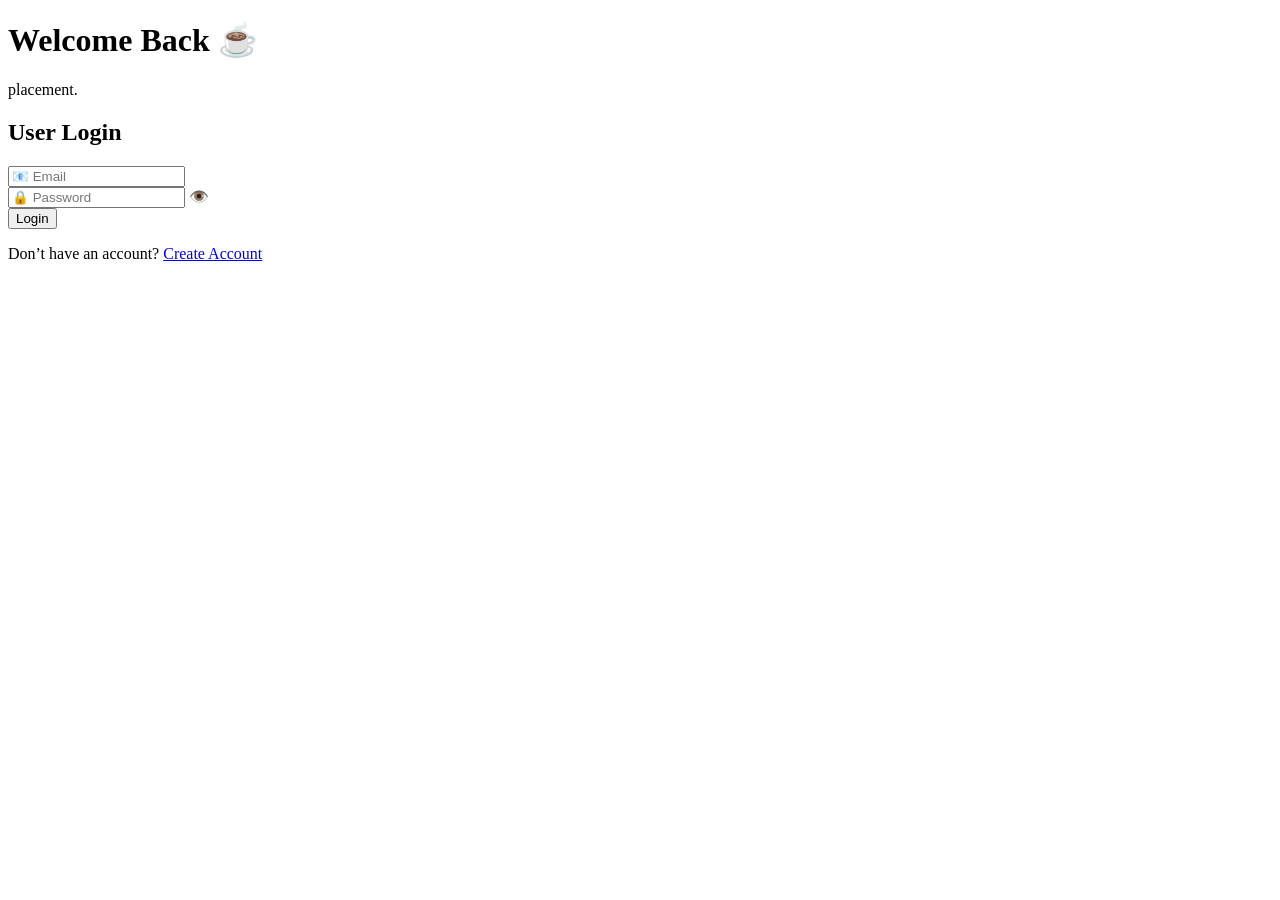
<file: login.html>
<!DOCTYPE html>
<html lang="en">
<head>
    <meta charset="UTF-8">
    <meta name="viewport" content="width=device-width, initial-scale=1.0">
    <title>Document</title>
</head>
<body>

     <div class="main-container">
    <div class="left-panel">
      <h1>Welcome Back ☕</h1>
      <p>placement.</p>
    </div>

    <div class="right-panel">
      <h2>User Login</h2>

      <form>
        <input type="email" placeholder="📧 Email" required>

        <div class="password-box">
          <input type="password" id="loginPass" placeholder="🔒 Password" required>
          <span onclick="togglePassword('loginPass')">👁️</span>
        </div>

        <button type="submit">Login</button>
      </form>

      <p class="switch-text">
        Don’t have an account?
        <a href="signup.html">Create Account</a>
      </p>
    </div>
  </div>
  
</body>
</html>
</file>
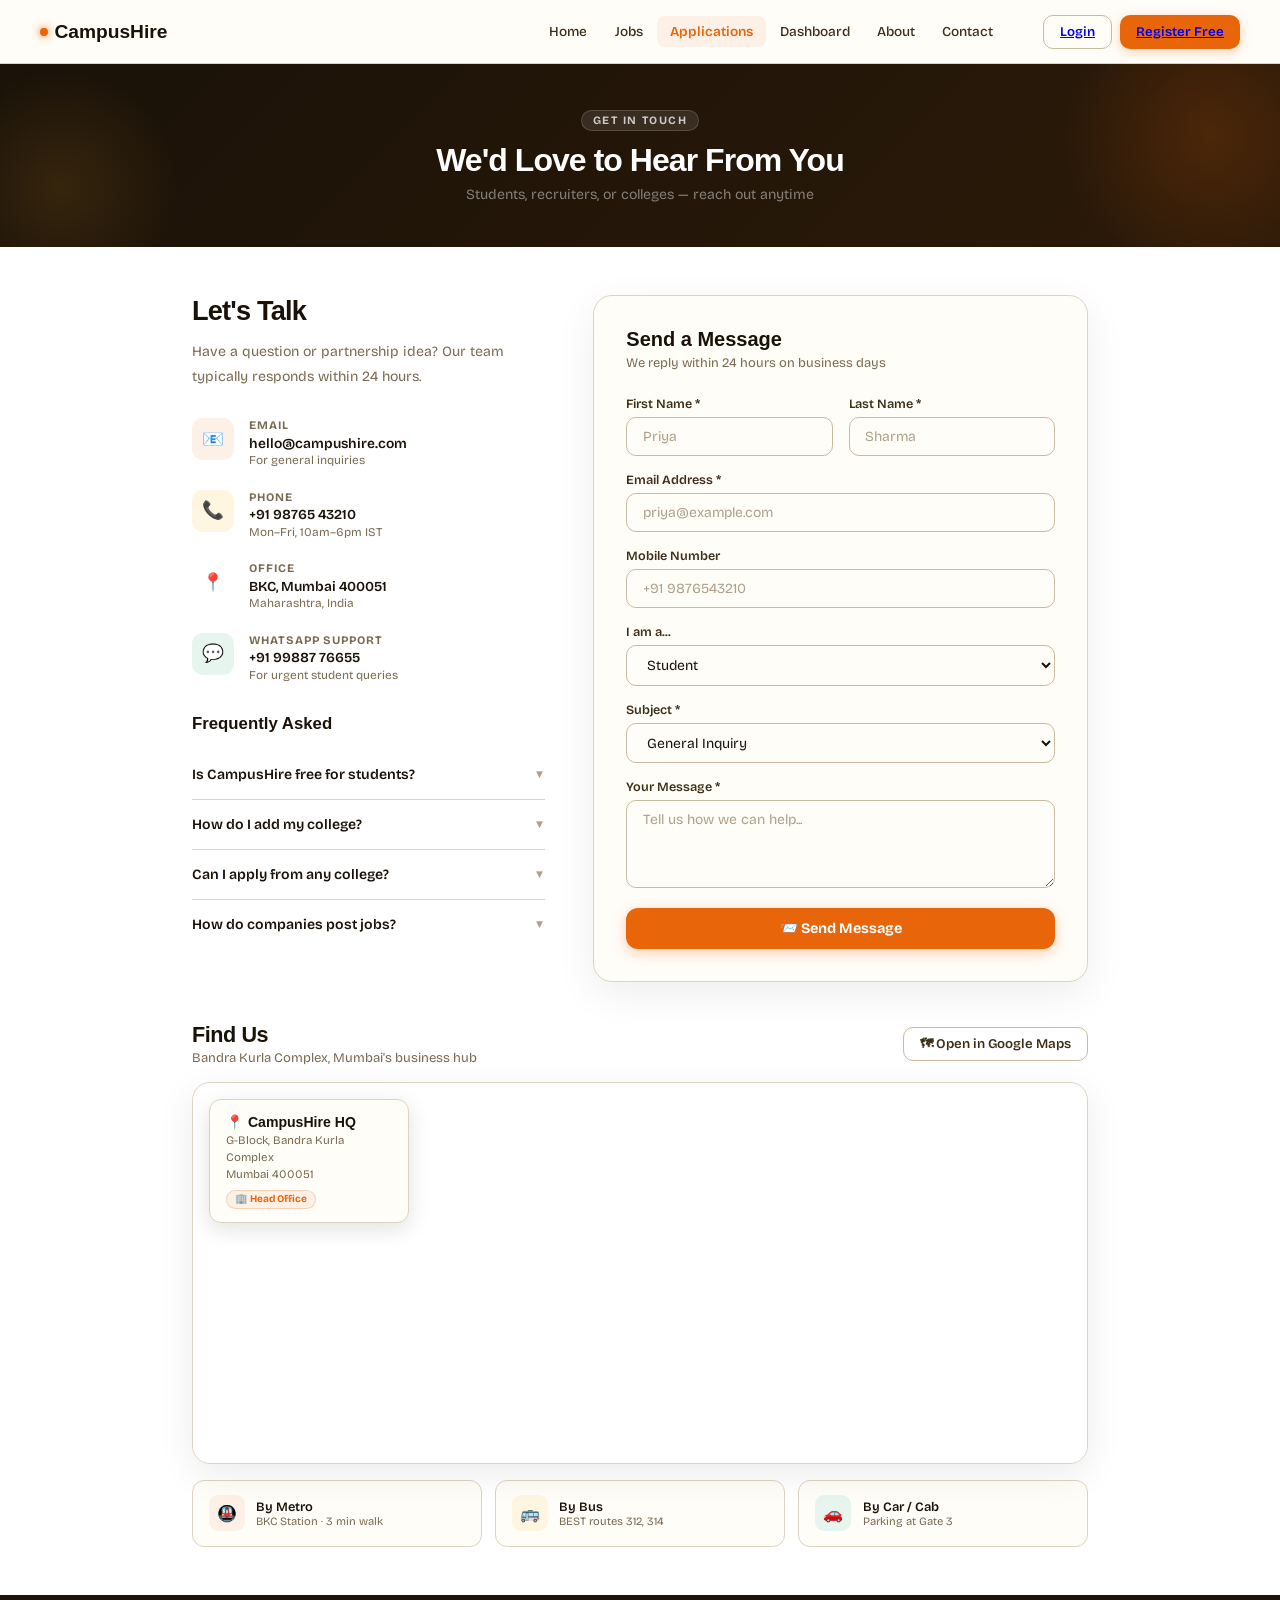
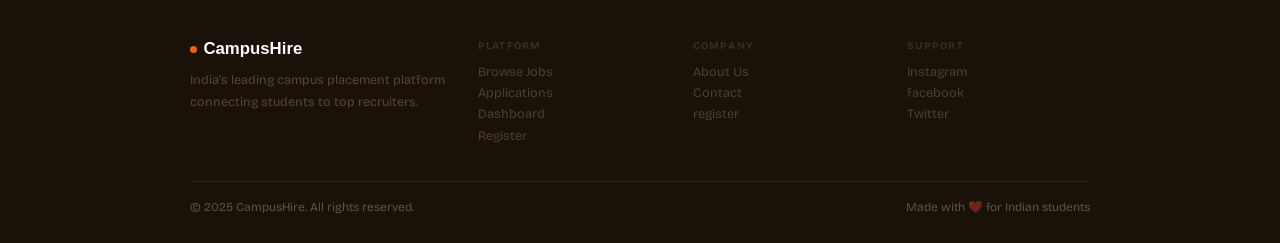
<file: pages/contact.html>
<!DOCTYPE html>
<html lang="en">
<head>
<meta charset="UTF-8"/>
<meta name="viewport" content="width=device-width,initial-scale=1.0"/>
<title>CampusHire – Contact Us</title>

<link rel="stylesheet" href="../css/contact.css"/>
<script src="../js/contact.js"></script>

    <link href="https://fonts.googleapis.com/css2?family=Clash+Display:wght@400;500;600;700&family=Bricolage+Grotesque:wght@300;400;500;600;700&display=swap" rel="stylesheet"/>

</head>
<body>

<nav class="navbar">
  <a class="nav-logo" href="#">
    <span class="nav-logo-dot"></span>CampusHire
  </a>
  <div class="nav-links">
    <a href="../index.html">Home</a>
    <a href="../pages/jobs.html">Jobs</a>
    <a class="active" href="../pages/application-status.html">Applications</a>
    <a href="../pages/dashboard.html">Dashboard</a>
    <a href="../pages/about.html">About</a>
    <a href="../pages/contact.html">Contact</a>
  </div>
  <div class="nav-cta">
    <button class="btn btn-outline"><a href="../pages/login.html">Login</a></button>
    <button class="btn btn-primary"><a href="../pages/register.html">Register Free</a></button>
  </div>
</nav>
<div class="page-wrap">

  <!-- HERO BANNER -->
  <div class="contact-hero-banner">
    <div class="section-tag">Get in Touch</div>
    <h1>We'd Love to Hear From You</h1>
    <p>Students, recruiters, or colleges — reach out anytime</p>
  </div>

  <!-- CONTACT LAYOUT (original 2-col) -->
  <div class="contact-layout">

    <!-- LEFT: Info + FAQ -->
    <div>
      <h2 style="font-family:'Clash Display',sans-serif;font-weight:700;font-size:1.7rem;letter-spacing:-0.03em;margin-bottom:0.7rem;color:var(--ink)">Let's Talk</h2>
      <p style="font-size:0.88rem;color:var(--muted);line-height:1.8;margin-bottom:1.8rem">Have a question or partnership idea? Our team typically responds within 24 hours.</p>

      <!-- Contact Info Items -->
      <div class="ci-item">
        <div class="ci-icon" style="background:var(--orange-s)">📧</div>
        <div>
          <div class="ci-label">Email</div>
          <div class="ci-val">hello@campushire.com</div>
          <div class="ci-sub">For general inquiries</div>
        </div>
      </div>
      <div class="ci-item">
        <div class="ci-icon" style="background:var(--amber-s)">📞</div>
        <div>
          <div class="ci-label">Phone</div>
          <div class="ci-val">+91 98765 43210</div>
          <div class="ci-sub">Mon–Fri, 10am–6pm IST</div>
        </div>
      </div>
      <div class="ci-item">
        <div class="ci-icon" style="background:var(--bg2)">📍</div>
        <div>
          <div class="ci-label">Office</div>
          <div class="ci-val">BKC, Mumbai 400051</div>
          <div class="ci-sub">Maharashtra, India</div>
        </div>
      </div>
      <div class="ci-item">
        <div class="ci-icon" style="background:var(--green-s)">💬</div>
        <div>
          <div class="ci-label">WhatsApp Support</div>
          <div class="ci-val">+91 99887 76655</div>
          <div class="ci-sub">For urgent student queries</div>
        </div>
      </div>

      <!-- FAQ -->
      <h3 style="font-family:'Clash Display',sans-serif;font-weight:600;font-size:1.05rem;margin:2rem 0 1rem;color:var(--ink)">Frequently Asked</h3>
      <div class="faq-item" onclick="this.classList.toggle('open')">
        <div class="faq-q">Is CampusHire free for students? <span class="faq-chevron">▼</span></div>
        <div class="faq-a">Yes! CampusHire is 100% free for all students. We charge hiring companies, not you.</div>
      </div>
      <div class="faq-item" onclick="this.classList.toggle('open')">
        <div class="faq-q">How do I add my college? <span class="faq-chevron">▼</span></div>
        <div class="faq-a">Fill this form and select "College Partnership" as the subject. We'll reply within 2 business days.</div>
      </div>
      <div class="faq-item" onclick="this.classList.toggle('open')">
        <div class="faq-q">Can I apply from any college? <span class="faq-chevron">▼</span></div>
        <div class="faq-a">Absolutely. CampusHire is open to students from any college across India. No exclusions.</div>
      </div>
      <div class="faq-item" onclick="this.classList.toggle('open')">
        <div class="faq-q">How do companies post jobs? <span class="faq-chevron">▼</span></div>
        <div class="faq-a">Companies sign up as recruiters and post directly. All listings are verified before going live.</div>
      </div>
    </div>

    <!-- RIGHT: Contact Form Card -->
    <div class="contact-card">
      <!-- Form view -->
      <div id="formView">
        <div class="contact-card-title">Send a Message</div>
        <p class="contact-card-sub">We reply within 24 hours on business days</p>
        <div class="form-row">
          <div class="form-group">
            <label class="form-label">First Name *</label>
            <input type="text" id="cFN" class="form-input" placeholder="Priya"/>
          </div>
          <div class="form-group">
            <label class="form-label">Last Name *</label>
            <input type="text" id="cLN" class="form-input" placeholder="Sharma"/>
          </div>
        </div>
        <div class="form-group">
          <label class="form-label">Email Address *</label>
          <input type="email" id="cEmail" class="form-input" placeholder="priya@example.com"/>
        </div>
        <div class="form-group">
          <label class="form-label">Mobile Number</label>
          <input type="tel" id="cPhone" class="form-input" placeholder="+91 9876543210"/>
        </div>
        <div class="form-group">
          <label class="form-label">I am a...</label>
          <select id="cType" class="form-input">
            <option>Student</option>
            <option>Recruiter / HR</option>
            <option>College Placement Officer</option>
            <option>Press / Media</option>
            <option>Other</option>
          </select>
        </div>
        <div class="form-group">
          <label class="form-label">Subject *</label>
          <select id="cSubject" class="form-input">
            <option>General Inquiry</option>
            <option>Technical Support</option>
            <option>College Partnership</option>
            <option>Recruiter Onboarding</option>
            <option>Report a Bug</option>
          </select>
        </div>
        <div class="form-group">
          <label class="form-label">Your Message *</label>
          <textarea id="cMessage" class="form-input" placeholder="Tell us how we can help..."></textarea>
        </div>
        <div id="cErr" class="err-msg"></div>
        <button class="submit-btn" onclick="sendMessage()">📨 Send Message</button>
      </div>

      <!-- Success view -->
      <div class="success-screen" id="successView">
        <div class="success-icon">✅</div>
        <div class="success-title">Message Sent!</div>
        <p class="success-sub">Thanks for reaching out. We'll reply to your email within 24 hours on business days.</p>
        <button class="btn btn-primary btn-lg" onclick="resetForm()">Send Another →</button>
      </div>
    </div>

  </div><!-- /.contact-layout -->

  <!-- MAP SECTION -->
  <div class="map-section">
    <div style="display:flex;align-items:center;justify-content:space-between;margin-bottom:1rem;flex-wrap:wrap;gap:0.7rem">
      <div>
        <h2 style="font-family:'Clash Display',sans-serif;font-weight:700;font-size:1.35rem;color:var(--ink);letter-spacing:-0.02em">Find Us</h2>
        <p style="font-size:0.82rem;color:var(--muted);margin-top:0.15rem">Bandra Kurla Complex, Mumbai's business hub</p>
      </div>
      <a href="https://www.google.com/maps/search/Bandra+Kurla+Complex+Mumbai" target="_blank" class="btn btn-outline">🗺 Open in Google Maps</a>
    </div>
    <div class="map-wrap">
      <iframe
        src="https://www.openstreetmap.org/export/embed.html?bbox=72.8550%2C19.0560%2C72.8750%2C19.0720&layer=mapnik&marker=19.0640%2C72.8656"
        title="CampusHire Office — BKC Mumbai"
        allowfullscreen loading="lazy">
      </iframe>
      <div class="map-overlay-card">
        <div class="mo-name">📍 CampusHire HQ</div>
        <div class="mo-addr">G-Block, Bandra Kurla Complex<br/>Mumbai 400051</div>
        <div class="mo-badge">🏢 Head Office</div>
      </div>
    </div>
    <div class="map-dir-row">
      <div class="map-dir-card">
        <div class="map-dir-icon" style="background:var(--orange-s)">🚇</div>
        <div><div class="map-dir-title">By Metro</div><div class="map-dir-sub">BKC Station · 3 min walk</div></div>
      </div>
      <div class="map-dir-card">
        <div class="map-dir-icon" style="background:var(--amber-s)">🚌</div>
        <div><div class="map-dir-title">By Bus</div><div class="map-dir-sub">BEST routes 312, 314</div></div>
      </div>
      <div class="map-dir-card">
        <div class="map-dir-icon" style="background:var(--green-s)">🚗</div>
        <div><div class="map-dir-title">By Car / Cab</div><div class="map-dir-sub">Parking at Gate 3</div></div>
      </div>
    </div>
  </div>

  <!-- FOOTER -->
 <footer class="footer">
  <div class="footer-inner">
    <div>
      <div class="footer-brand">
        <span class="footer-brand-dot"></span>CampusHire
      </div>
      <p class="footer-desc">India's leading campus placement platform connecting students to top recruiters.</p>
    </div>
    <div class="footer-col">
      <div class="footer-col-title">Platform</div>
      <a href="../pages/job-listing.html">Browse Jobs</a>
      <a href="../pages/Application-status.html">Applications</a>
      <a href="../pages/student-dashboard.html">Dashboard</a>
      <a href="../pages/student-registration.html">Register</a>
    </div>
    <div class="footer-col">
      <div class="footer-col-title">Company</div>
      <a href="../pages/about.html">About Us</a>
      <a href="../pages/contact.html">Contact</a>
      <a href="../pages/student-registration.html">register</a>
    </div>
    <div class="footer-col">
      <div class="footer-col-title">Support</div>
      <a href="https://www.instagram.com/?hl=en">Instagram</a>
      <a href="https://www.facebook.com/">facebook</a>
      <a href="https://x.com/">Twitter</a>
    </div>
  </div>
  <div class="footer-bottom">
    <span>© 2025 CampusHire. All rights reserved.</span>
    <span>Made with ❤️ for Indian students</span>
  </div>
</footer>
</div><!-- /.page-wrap -->

<div class="toast-box" id="toastBox"></div>


</body>
</html>
</file>
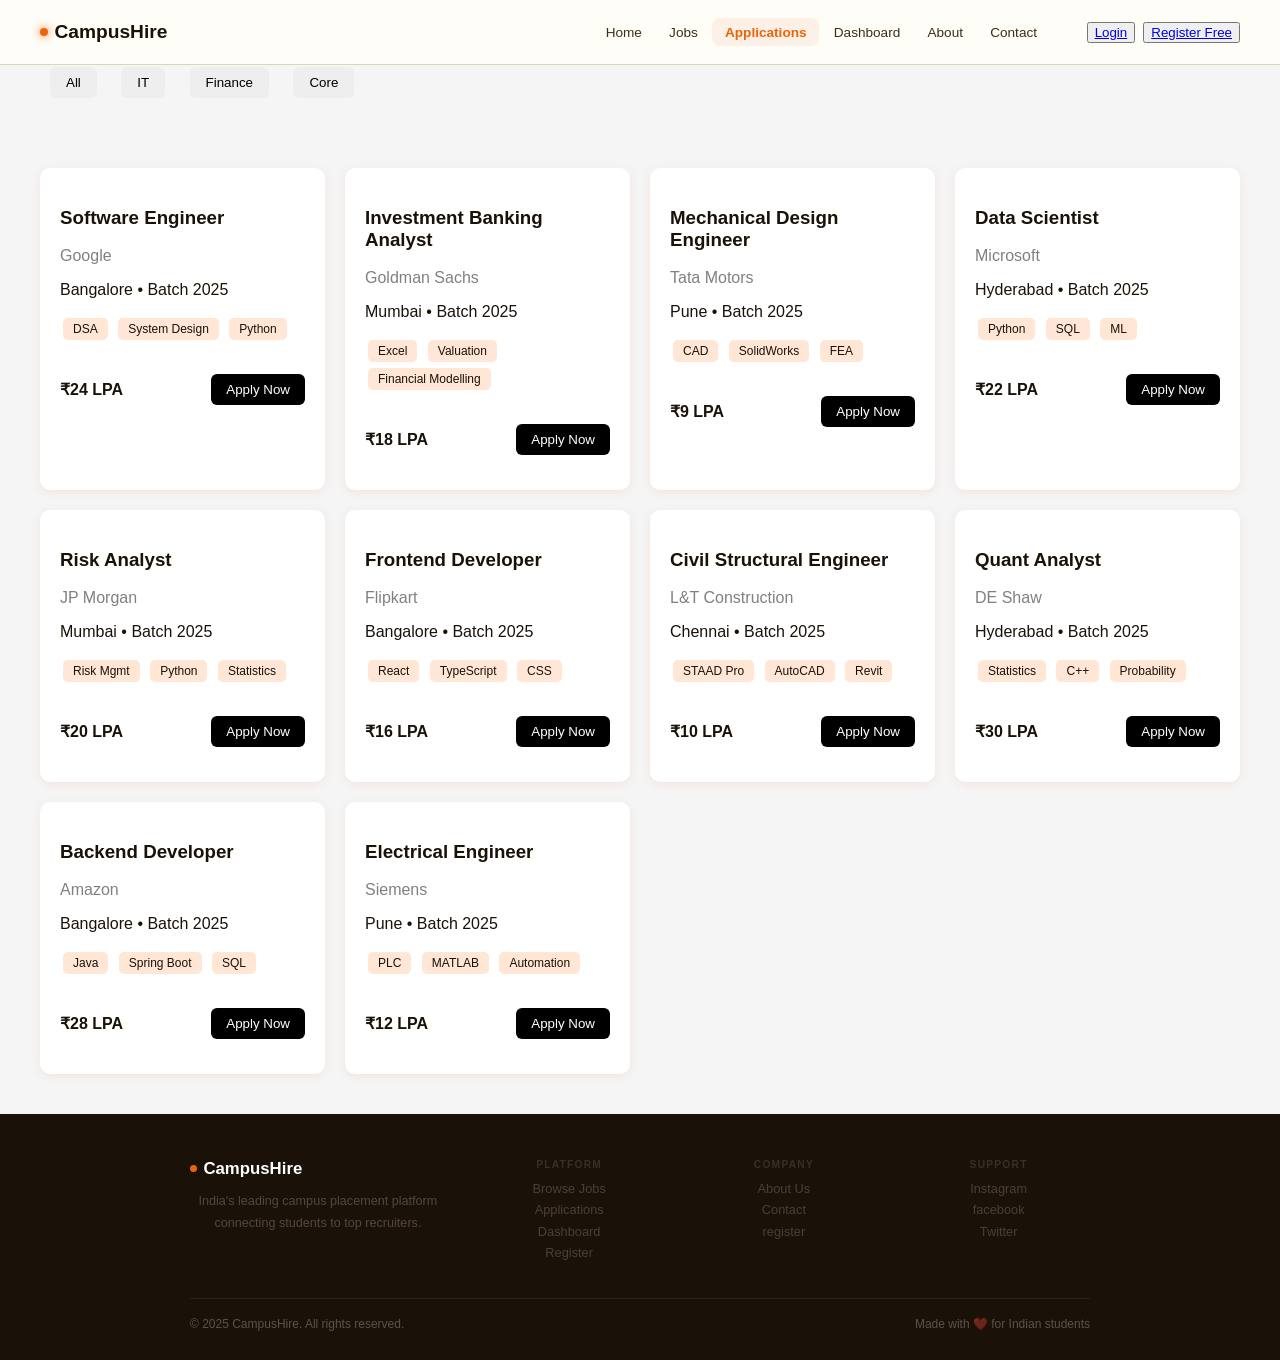
<file: pages/job-listing.html>
<!DOCTYPE html>
<html lang="en">
<head>
<meta charset="UTF-8">
<meta name="viewport" content="width=device-width, initial-scale=1.0">
<title>CampusHire Jobs</title>
<link rel="stylesheet" href="../css/job-listing.css">
<script src="../js/job-listing.js"></script>
</head>
<body>

<!-- Navbar -->
<nav class="navbar">
  <a class="nav-logo" href="#">
    <span class="nav-logo-dot"></span>CampusHire
  </a>
  <div class="nav-links">
    <a href="../index.html">Home</a>
    <a href="../pages/job-listing.html">Jobs</a>
    <a class="active" href="../pages/Application-status.html">Applications</a>
    <a href="../pages/student-dashboard.html">Dashboard</a>
    <a href="../pages/about.html">About</a>
    <a href="../pages/contact.html">Contact</a>
  </div>
  <div class="nav-cta">
    <button class="btn btn-outline"><a href="../pages/login.html">Login</a></button>
    <button class="btn btn-primary"><a href="../pages/register.html">Register Free</a></button>
  </div>
</nav>

<div class="search-box">

<input type="text" id="searchInput" placeholder="Search by role, company or skill">

<div class="filters">
<button onclick="filterJobs('all')">All</button>
<button onclick="filterJobs('it')">IT</button>
<button onclick="filterJobs('finance')">Finance</button>
<button onclick="filterJobs('core')">Core</button>
</div>

</div>


<div class="jobs-container">

<!-- 1 -->
<div class="job-card it">
<h3>Software Engineer</h3>
<p class="company">Google</p>
<p>Bangalore • Batch 2025</p>

<div class="skills">
<span>DSA</span>
<span>System Design</span>
<span>Python</span>
</div>

<div class="job-bottom">
<h4>₹24 LPA</h4>
<button onclick="applyJob('Google')">Apply Now</button>
</div>
</div>

<!-- 2 -->
<div class="job-card finance">
<h3>Investment Banking Analyst</h3>
<p class="company">Goldman Sachs</p>
<p>Mumbai • Batch 2025</p>

<div class="skills">
<span>Excel</span>
<span>Valuation</span>
<span>Financial Modelling</span>
</div>

<div class="job-bottom">
<h4>₹18 LPA</h4>
<button onclick="applyJob('Goldman Sachs')">Apply Now</button>
</div>
</div>

<!-- 3 -->
<div class="job-card core">
<h3>Mechanical Design Engineer</h3>
<p class="company">Tata Motors</p>
<p>Pune • Batch 2025</p>

<div class="skills">
<span>CAD</span>
<span>SolidWorks</span>
<span>FEA</span>
</div>

<div class="job-bottom">
<h4>₹9 LPA</h4>
<button onclick="applyJob('Tata Motors')">Apply Now</button>
</div>
</div>

<!-- 4 -->
<div class="job-card it">
<h3>Data Scientist</h3>
<p class="company">Microsoft</p>
<p>Hyderabad • Batch 2025</p>

<div class="skills">
<span>Python</span>
<span>SQL</span>
<span>ML</span>
</div>

<div class="job-bottom">
<h4>₹22 LPA</h4>
<button onclick="applyJob('Microsoft')">Apply Now</button>
</div>
</div>

<!-- 5 -->
<div class="job-card finance">
<h3>Risk Analyst</h3>
<p class="company">JP Morgan</p>
<p>Mumbai • Batch 2025</p>

<div class="skills">
<span>Risk Mgmt</span>
<span>Python</span>
<span>Statistics</span>
</div>

<div class="job-bottom">
<h4>₹20 LPA</h4>
<button onclick="applyJob('JP Morgan')">Apply Now</button>
</div>
</div>

<!-- 6 -->
<div class="job-card it">
<h3>Frontend Developer</h3>
<p class="company">Flipkart</p>
<p>Bangalore • Batch 2025</p>

<div class="skills">
<span>React</span>
<span>TypeScript</span>
<span>CSS</span>
</div>

<div class="job-bottom">
<h4>₹16 LPA</h4>
<button onclick="applyJob('Flipkart')">Apply Now</button>
</div>
</div>

<!-- 7 -->
<div class="job-card core">
<h3>Civil Structural Engineer</h3>
<p class="company">L&T Construction</p>
<p>Chennai • Batch 2025</p>

<div class="skills">
<span>STAAD Pro</span>
<span>AutoCAD</span>
<span>Revit</span>
</div>

<div class="job-bottom">
<h4>₹10 LPA</h4>
<button onclick="applyJob('L&T')">Apply Now</button>
</div>
</div>

<!-- 8 -->
<div class="job-card finance">
<h3>Quant Analyst</h3>
<p class="company">DE Shaw</p>
<p>Hyderabad • Batch 2025</p>

<div class="skills">
<span>Statistics</span>
<span>C++</span>
<span>Probability</span>
</div>

<div class="job-bottom">
<h4>₹30 LPA</h4>
<button onclick="applyJob('DE Shaw')">Apply Now</button>
</div>
</div>

<!-- 9 -->
<div class="job-card it">
<h3>Backend Developer</h3>
<p class="company">Amazon</p>
<p>Bangalore • Batch 2025</p>

<div class="skills">
<span>Java</span>
<span>Spring Boot</span>
<span>SQL</span>
</div>

<div class="job-bottom">
<h4>₹28 LPA</h4>
<button onclick="applyJob('Amazon')">Apply Now</button>
</div>
</div>

<!-- 10 -->
<div class="job-card core">
<h3>Electrical Engineer</h3>
<p class="company">Siemens</p>
<p>Pune • Batch 2025</p>

<div class="skills">
<span>PLC</span>
<span>MATLAB</span>
<span>Automation</span>
</div>

<div class="job-bottom">
<h4>₹12 LPA</h4>
<button onclick="applyJob('Siemens')">Apply Now</button>
</div>
</div>

</div>

<footer class="footer">
  <div class="footer-inner">
    <div>
      <div class="footer-brand">
        <span class="footer-brand-dot"></span>CampusHire
      </div>
      <p class="footer-desc">India's leading campus placement platform connecting students to top recruiters.</p>
    </div>
    <div class="footer-col">
      <div class="footer-col-title">Platform</div>
      <a href="../pages/job-listing.html">Browse Jobs</a>
      <a href="../pages/Application-status.html">Applications</a>
      <a href="../pages/student-dashboard.html">Dashboard</a>
      <a href="../pages/student-registration.html">Register</a>
    </div>
    <div class="footer-col">
      <div class="footer-col-title">Company</div>
      <a href="../pages/about.html">About Us</a>
      <a href="../pages/contact.html">Contact</a>
      <a href="../pages/student-registration.html">register</a>
    </div>
    <div class="footer-col">
      <div class="footer-col-title">Support</div>
      <a href="https://www.instagram.com/?hl=en">Instagram</a>
      <a href="https://www.facebook.com/">facebook</a>
      <a href="https://x.com/">Twitter</a>
    </div>
  </div>
  <div class="footer-bottom">
    <span>© 2025 CampusHire. All rights reserved.</span>
    <span>Made with ❤️ for Indian students</span>
  </div>
</footer>
</body>
</html>
</file>
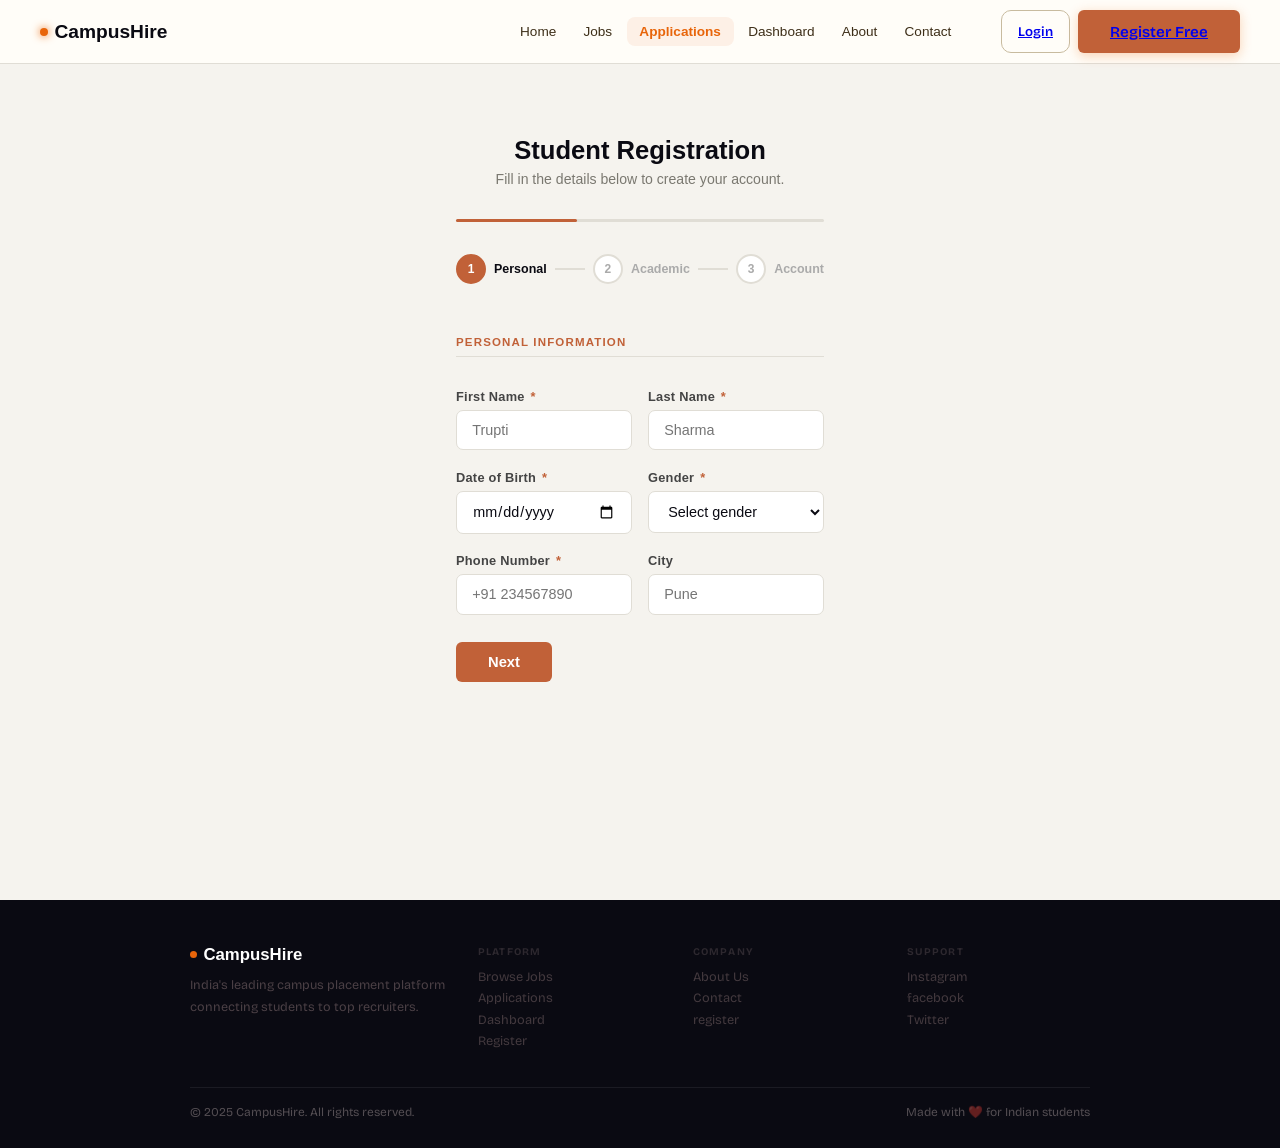
<file: pages/student-registration.html>
<!DOCTYPE html>
<html>
<head>
    <title>Student Registration Page</title>
        <link href="https://fonts.googleapis.com/css2?family=Clash+Display:wght@400;500;600;700&family=Bricolage+Grotesque:wght@300;400;500;600;700&display=swap" rel="stylesheet"/>
    <link rel="stylesheet" href="./../css/student-registration.css">
</head>
<body>
<nav class="navbar">
  <a class="nav-logo" href="#">
    <span class="nav-logo-dot"></span>CampusHire
  </a>
  <div class="nav-links">
    <a href="../index.html">Home</a>
    <a href="../pages/jobs.html">Jobs</a>
    <a class="active" href="../pages/application-status.html">Applications</a>
    <a href="../pages/dashboard.html">Dashboard</a>
    <a href="../pages/about.html">About</a>
    <a href="../pages/contact.html">Contact</a>
  </div>
  <div class="nav-cta">
    <button class="btn btn-outline"><a href="../pages/login.html">Login</a></button>
    <button class="btn btn-primary"><a href="../pages/register.html">Register Free</a></button>
  </div>
</nav>
    <div id="page-register" class="page">
        <div class="reg-wrap">
            <div class="reg-right">
                <h3>Student Registration</h3>
                <p class="sub">Fill in the details below to create your account.</p>

                 <!-- progress bar -->
                <div class="progress-bar-wrap">
                    <div class="progress-bar" id="progressBar"></div>
                </div>

                <!-- Step indicators -->
                <div class="steps-bar">
                    <div class="step-item">
                        <div class="step-circle active" id="sc1">1</div>
                        <span class="step-label active" id="sl1">Personal</span>
                    </div>
                    <div class="step-line" id="line1"></div>
                    <div class="step-item">
                        <div class="step-circle" id="sc2">2</div>
                        <span class="step-label" id="sl2">Academic</span>
                    </div>
                    <div class="step-line" id="line2"></div>
                    <div class="step-item">
                        <div class="step-circle" id="sc3">3</div>
                        <span class="step-label" id="sl3">Account</span>
                    </div>
                </div>

                <!-- STEP 1: Personal Info -->
                <div class="step-panel active" id="panel1">
                    <div class="form-grid">
                        <div class="section-divider">Personal Information</div>
                        <div class="form-group">
                            <label>First Name <span class="req">*</span></label>
                            <input type="text" id="firstName" placeholder="Trupti" />
                            <span class="err-msg" id="err-firstName">Please enter your first name.</span>
                        </div>
                        <div class="form-group">
                            <label>Last Name <span class="req">*</span></label>
                            <input type="text" id="lastName" placeholder="Sharma" />
                            <span class="err-msg" id="err-lastName">Please enter your last name.</span>
                        </div>
                        <div class="form-group">
                            <label>Date of Birth <span class="req">*</span></label>
                            <input type="date" id="dob" />
                            <span class="err-msg" id="err-dob">Please select your date of birth.</span>
                        </div>
                        <div class="form-group">
                            <label>Gender <span class="req">*</span></label>
                            <select id="gender">
                                <option value="">Select gender</option>
                                <option>Male</option>
                                <option>Female</option>
                                <option>Other</option>
                            </select>
                            <span class="err-msg" id="err-gender">Please select your gender.</span>
                        </div>
                        <div class="form-group">
                            <label>Phone Number <span class="req">*</span></label>
                            <input type="tel" id="phone" placeholder="+91 234567890" maxlength="13" />
                            <span class="err-msg" id="err-phone">Enter a valid 10-digit number.</span>
                        </div>
                        <div class="form-group">
                            <label>City</label>
                            <input type="text" id="city" placeholder="Pune" />
                        </div>
                    </div>
                    <div class="form-nav">
                        <button class="btn-next" onclick="nextStep(1)">Next</button>
                    </div>
                </div>

                <!-- STEP 2: Academic Info -->
                <div class="step-panel" id="panel2">
                    <div class="form-grid">
                        <div class="section-divider">Academic Details</div>
                        <div class="form-group full">
                            <label>College / University <span class="req">*</span></label>
                            <input type="text" id="college" placeholder="Savitribai Phule Pune University" />
                            <span class="err-msg" id="err-college">Please enter your college name.</span>
                        </div>
                        <div class="form-group">
                            <label>Department / Branch <span class="req">*</span></label>
                            <select id="branch">
                                <option value="">Select branch</option>
                                <option>Computer Engineering</option>
                                <option>Information Technology</option>
                                <option>Electronics & Telecom</option>
                                <option>Mechanical Engineering</option>
                                <option>Civil Engineering</option>
                                <option>MBA</option>
                                <option>MCA</option>
                                <option>Other</option>
                            </select>
                            <span class="err-msg" id="err-branch">Please select your branch.</span>
                        </div>
                        <div class="form-group">
                            <label>Passing Year <span class="req">*</span></label>
                            <select id="passYear">
                                <option value="">Select year</option>
                                <option>2025</option>
                                <option>2026</option>
                                <option>2027</option>
                            </select>
                            <span class="err-msg" id="err-passYear">Please select passing year.</span>
                        </div>

                        <div class="form-group">
                            <label>Current CGPA <span class="req">*</span></label>
                            <input type="number" id="cgpa" placeholder="8.5" min="0" max="10" step="0.01" />
                            <span class="err-msg" id="err-cgpa">Enter CGPA between 0 and 10.</span>
                        </div>
                        <div class="form-group">
                            <label>10th Percentage (%)</label>
                            <input type="number" id="tenth" placeholder="85" min="0" max="100" />
                        </div>
                        <div class="form-group">
                            <label>12th / Diploma %</label>
                            <input type="number" id="twelfth" placeholder="78" min="0" max="100" />
                        </div>
                        <div class="form-group full">
                            <label>Key Skills (comma separated)</label>
                            <input type="text" id="skills" placeholder="Python, React, Java, SQL, Communication" />
                        </div>
                        <div class="form-group full">
                            <label>LinkedIn / GitHub URL</label>
                            <input type="url" id="linkedin" placeholder="https://linkedin.com/in/yourname" />
                        </div>
                    </div>
                    <div class="form-nav">
                        <button class="btn-back" onclick="prevStep(2)">Back</button>
                        <button class="btn-next" onclick="nextStep(2)">Next</button>
                    </div>
                </div>

                <!-- STEP 3: Account -->
                <div class="step-panel" id="panel3">
                    <div class="form-grid">
                        <div class="section-divider">Account Setup</div>
                        <div class="form-group full">
                            <label>College Email <span class="req">*</span></label>
                            <input type="email" id="email" placeholder="trupti.sharma@college.edu" />
                            <span class="err-msg" id="err-email">Enter a valid email address.</span>
                        </div>
                        <div class="form-group">
                            <label>Password <span class="req">*</span></label>
                            <input type="password" id="password" placeholder="Min 8 characters" />
                            <span class="err-msg" id="err-password">Password must be at least 8 characters.</span>
                        </div>
                        <div class="form-group">
                            <label>Confirm Password <span class="req">*</span></label>
                            <input type="password" id="confirmPass" placeholder="Re-enter password" />
                            <span class="err-msg" id="err-confirmPass">Passwords do not match.</span>
                        </div>
                        <div class="form-group full">
                            <label>Brief About Yourself</label>
                            <textarea id="about"
                                placeholder="I am a final year Computer Engineering student passionate about full-stack development..."></textarea>
                        </div>
                        <div class="form-group full" style="flex-direction:row;align-items:flex-start;gap:0.6rem">
                            <input type="checkbox" id="terms" style="width:auto;margin-top:3px" />
                            <label for="terms" style="font-weight:400;font-size:0.84rem;color:var(--muted)">
                                I agree to the <a href="#" style="color:var(--accent)">Terms &amp; Conditions</a> and <a
                                    href="#" style="color:var(--accent)">Privacy Policy</a>
                            </label>
                        </div>
                        <span class="err-msg" id="err-terms" style="grid-column:1/-1">Please accept the terms to
                            continue.</span>
                    </div>
                    <div class="form-nav">
                        <button class="btn-back" onclick="prevStep(3)">Back</button>
                        <button class="btn-submit" onclick="submitForm()">Create Account</button>
                    </div>
                </div>

                <!-- SUCCESS -->
                <div class="success-box" id="successBox">
                    <div class="success-icon">✅</div>
                    <h3>You're registered!</h3>
                    <p>Welcome to Campus Placement Portal. Your profile is live and companies can now find you. Check
                        your
                        email to
                        verify your account.</p>
                    <button class="btn-primary" onclick="showPage('jobs')">Explore Jobs</button>
                </div>
            </div>
        </div>
    </div>
    <script src="./../js/student-registration.js"></script>
 <footer class="footer">
  <div class="footer-inner">
    <div>
      <div class="footer-brand">
        <span class="footer-brand-dot"></span>CampusHire
      </div>
      <p class="footer-desc">India's leading campus placement platform connecting students to top recruiters.</p>
    </div>
    <div class="footer-col">
      <div class="footer-col-title">Platform</div>
      <a href="../pages/job-listing.html">Browse Jobs</a>
      <a href="../pages/Application-status.html">Applications</a>
      <a href="../pages/student-dashboard.html">Dashboard</a>
      <a href="../pages/student-registration.html">Register</a>
    </div>
    <div class="footer-col">
      <div class="footer-col-title">Company</div>
      <a href="../pages/about.html">About Us</a>
      <a href="../pages/contact.html">Contact</a>
      <a href="../pages/student-registration.html">register</a>
    </div>
    <div class="footer-col">
      <div class="footer-col-title">Support</div>
      <a href="https://www.instagram.com/?hl=en">Instagram</a>
      <a href="https://www.facebook.com/">facebook</a>
      <a href="https://x.com/">Twitter</a>
    </div>
  </div>
  <div class="footer-bottom">
    <span>© 2025 CampusHire. All rights reserved.</span>
    <span>Made with ❤️ for Indian students</span>
  </div>
</footer>
</body>

</html>
</file>
<file: css/contact.css>
/* ══════════════════════════════════════════
   CAMPUSHIRE — APPLICATION STATUS PAGE
   Theme: Orange · Black · Cream
   ══════════════════════════════════════════ */
*,
*::before,
*::after {
    box-sizing: border-box;
    margin: 0;
    padding: 0
}

:root {
    /* Cream */
    --cream: #F5F0E8;
    --cream2: #EDE7D9;
    --cream3: #E2D9C8;
    --white: #FFFDF8;
    /* Black */
    --ink: #1A1208;
    --ink2: #3D2E18;
    --muted: #7A6A52;
    --muted2: #B0A08A;
    /* Orange */
    --orange: #E8650A;
    --orange-deep: #C4500A;
    --orange-s: #FDF0E6;
    --orange-mid: #F28A3C;
    --amber: #F0A830;
    --amber-s: #FEF6E0;
    /* Status colors */
    --green: #2D7A4F;
    --green-s: #E6F5ED;
    --violet: #6D3AC7;
    --violet-s: #EDE8FA;
    --coral: #D63B3B;
    --coral-s: #FDEAEA;
    --border: #DDD3C2;
    --border2: #C8BB9F;
}

html {
    scroll-behavior: smooth
}

body {
    font-family: 'Bricolage Grotesque', sans-serif;
    background: var(--cream);
    color: var(--ink);
    min-height: 100vh;
    overflow-x: hidden
}

::-webkit-scrollbar {
    width: 5px
}

::-webkit-scrollbar-track {
    background: var(--cream2)
}

::-webkit-scrollbar-thumb {
    background: var(--orange);
    border-radius: 10px
}

/* ══════ NAVBAR ══════ */
.navbar {
    position: fixed;
    top: 0;
    left: 0;
    right: 0;
    height: 64px;
    background: rgba(255, 253, 248, 0.96);
    backdrop-filter: blur(18px);
    border-bottom: 1.5px solid var(--border);
    z-index: 300;
    display: flex;
    align-items: center;
    padding: 0 2.5rem;
    gap: 1.5rem
}

.nav-logo {
    font-family: 'Clash Display', sans-serif;
    font-weight: 700;
    font-size: 1.2rem;
    color: var(--ink);
    display: flex;
    align-items: center;
    gap: 0.4rem;
    cursor: pointer;
    margin-right: auto;
    text-decoration: none
}

.nav-logo-dot {
    width: 8px;
    height: 8px;
    border-radius: 50%;
    background: var(--orange);
    box-shadow: 0 0 8px var(--orange)
}

.nav-links {
    display: flex;
    align-items: center;
    gap: 0.1rem
}

.nav-links a {
    text-decoration: none;
    font-size: 0.85rem;
    font-weight: 500;
    color: var(--ink2);
    padding: 0.42rem 0.8rem;
    border-radius: 8px;
    transition: all 0.2s;
    cursor: pointer
}

.nav-links a:hover {
    background: var(--orange-s);
    color: var(--orange)
}

.nav-links a.active {
    background: var(--orange-s);
    color: var(--orange);
    font-weight: 600
}

.nav-cta {
    display: flex;
    gap: 0.5rem;
    margin-left: 0.8rem
}

/* ══════ BUTTONS ══════ */
.btn {
    display: inline-flex;
    align-items: center;
    gap: 0.4rem;
    padding: 0.5rem 1rem;
    border-radius: 10px;
    font-size: 0.83rem;
    font-weight: 600;
    cursor: pointer;
    transition: all 0.2s;
    text-decoration: none;
    border: none;
    font-family: 'Bricolage Grotesque', sans-serif
}

.btn-outline {
    background: transparent;
    border: 1.5px solid var(--border2);
    color: var(--ink2)
}

.btn-outline:hover {
    border-color: var(--orange);
    color: var(--orange)
}

.btn-primary {
    background: var(--orange);
    color: #fff;
    box-shadow: 0 3px 12px rgba(232, 101, 10, 0.28)
}

.btn-primary:hover {
    background: var(--orange-deep);
    transform: translateY(-1px);
    box-shadow: 0 8px 20px rgba(232, 101, 10, 0.38)
}

.btn-dark {
    background: var(--ink);
    color: #fff
}

.btn-dark:hover {
    background: var(--ink2);
    transform: translateY(-1px)
}

.btn-lg {
    padding: 0.72rem 1.7rem;
    font-size: 0.93rem;
    border-radius: 12px
}

.btn-sm {
    padding: 0.32rem 0.75rem;
    font-size: 0.76rem;
    border-radius: 7px
}


*::before,
*::after {
  box-sizing: border-box;
  margin: 0;
  padding: 0
}

html {
  scroll-behavior: smooth
}

body {
  font-family: 'Bricolage Grotesque', sans-serif;
  background: var(--bg);
  color: var(--ink);
  min-height: 100vh;
  overflow-x: hidden
}

::-webkit-scrollbar {
  width: 5px
}

::-webkit-scrollbar-track {
  background: var(--bg2)
}

::-webkit-scrollbar-thumb {
  background: var(--orange);
  border-radius: 10px
}

@keyframes fadeUp {
  from {
    opacity: 0;
    transform: translateY(18px)
  }

  to {
    opacity: 1;
    transform: translateY(0)
  }
}

@keyframes fadeIn {
  from {
    opacity: 0
  }

  to {
    opacity: 1
  }
}

/* ── NAVBAR ── */
.navbar {
  position: fixed;
  top: 0;
  left: 0;
  right: 0;
  height: 64px;
  background: rgba(255, 253, 248, 0.94);
  backdrop-filter: blur(16px);
  border-bottom: 1.5px solid var(--border);
  z-index: 300;
  display: flex;
  align-items: center;
  padding: 0 2.5rem;
  gap: 1.5rem
}

.nav-logo {
  font-family: 'Clash Display', sans-serif;
  font-weight: 700;
  font-size: 1.2rem;
  color: var(--ink);
  display: flex;
  align-items: center;
  gap: 0.4rem;
  cursor: pointer;
  margin-right: auto;
  text-decoration: none
}

.nav-logo-dot {
  width: 8px;
  height: 8px;
  border-radius: 50%;
  background: var(--orange);
  box-shadow: 0 0 8px var(--orange)
}

.nav-links {
  display: flex;
  align-items: center;
  gap: 0.1rem
}

.nav-links a {
  text-decoration: none;
  font-size: 0.85rem;
  font-weight: 500;
  color: var(--ink2);
  padding: 0.42rem 0.8rem;
  border-radius: 8px;
  transition: all 0.2s;
  cursor: pointer
}

.nav-links a:hover,
.nav-links a.active {
  background: var(--orange-s);
  color: var(--orange);
  font-weight: 600
}

.nav-cta {
  display: flex;
  gap: 0.5rem;
  margin-left: 0.8rem
}

/* ── BUTTONS ── */
.btn {
  display: inline-flex;
  align-items: center;
  gap: 0.4rem;
  padding: 0.5rem 1rem;
  border-radius: 10px;
  font-size: 0.83rem;
  font-weight: 600;
  cursor: pointer;
  transition: all 0.2s;
  text-decoration: none;
  border: none;
  font-family: 'Bricolage Grotesque', sans-serif
}

.btn-outline {
  background: transparent;
  border: 1.5px solid var(--border2);
  color: var(--ink2)
}

.btn-outline:hover {
  border-color: var(--orange);
  color: var(--orange)
}

.btn-primary {
  background: var(--orange);
  color: #fff;
  box-shadow: 0 3px 12px rgba(232, 101, 10, 0.28)
}

.btn-primary:hover {
  background: var(--orange-deep);
  transform: translateY(-1px);
  box-shadow: 0 8px 20px rgba(232, 101, 10, 0.38)
}

.btn-lg {
  padding: 0.72rem 1.7rem;
  font-size: 0.93rem;
  border-radius: 12px
}

/* ── SECTION TAG ── */
.section-tag {
  font-size: 0.7rem;
  font-weight: 700;
  letter-spacing: 0.13em;
  text-transform: uppercase;
  color: var(--orange);
  background: var(--orange-s);
  padding: 0.2rem 0.7rem;
  border-radius: 100px;
  display: inline-block;
  margin-bottom: 0.7rem;
  border: 1px solid rgba(232, 101, 10, 0.2)
}

/* ── FORM ── */
.form-group {
  margin-bottom: 1rem
}

.form-label {
  font-size: 0.79rem;
  font-weight: 600;
  color: var(--ink2);
  margin-bottom: 0.38rem;
  display: block
}

.form-input {
  width: 100%;
  padding: 0.62rem 0.95rem;
  border: 1.5px solid var(--border2);
  border-radius: 10px;
  font-size: 0.87rem;
  font-family: 'Bricolage Grotesque', sans-serif;
  color: var(--ink);
  background: var(--white);
  transition: all 0.2s;
  outline: none
}

.form-input:focus {
  border-color: var(--orange);
  box-shadow: 0 0 0 3px rgba(232, 101, 10, 0.1)
}

.form-input::placeholder {
  color: var(--muted2)
}

select.form-input {
  cursor: pointer
}

textarea.form-input {
  resize: vertical;
  min-height: 88px
}

.form-row {
  display: grid;
  grid-template-columns: 1fr 1fr;
  gap: 1rem
}

.err-msg {
  background: var(--coral-s);
  color: var(--coral);
  border-radius: 8px;
  padding: 0.62rem 0.95rem;
  font-size: 0.82rem;
  margin-bottom: 0.9rem;
  display: none;
  border: 1px solid rgba(214, 59, 59, 0.2)
}

/* ── PAGE WRAP ── */
.page-wrap {
  padding-top: 64px;
  min-height: 100vh
}



/* Hero banner — was blue gradient, now orange-black */
.contact-hero-banner {
  background: linear-gradient(135deg, var(--ink), #2C1A08);
  padding: 2.8rem 3rem;
  text-align: center;
  position: relative;
  overflow: hidden
}

.contact-hero-banner::before {
  content: '';
  position: absolute;
  top: -80px;
  right: -80px;
  width: 300px;
  height: 300px;
  border-radius: 50%;
  background: radial-gradient(circle, rgba(232, 101, 10, 0.18), transparent 70%)
}

.contact-hero-banner::after {
  content: '';
  position: absolute;
  bottom: -60px;
  left: -60px;
  width: 240px;
  height: 240px;
  border-radius: 50%;
  background: radial-gradient(circle, rgba(240, 168, 48, 0.12), transparent 70%)
}

.contact-hero-banner .section-tag {
  background: rgba(255, 255, 255, 0.1);
  color: rgba(255, 255, 255, 0.75);
  border-color: rgba(255, 255, 255, 0.15);
  position: relative;
  z-index: 1
}

.contact-hero-banner h1 {
  font-family: 'Clash Display', sans-serif;
  font-weight: 700;
  font-size: 2rem;
  color: #fff;
  letter-spacing: -0.03em;
  margin-bottom: 0.4rem;
  position: relative;
  z-index: 1
}

.contact-hero-banner p {
  color: rgba(255, 255, 255, 0.45);
  font-size: 0.88rem;
  position: relative;
  z-index: 1
}

/* Contact layout — original 2-col grid */
.contact-layout {
  display: grid;
  grid-template-columns: 1fr 1.4fr;
  gap: 3rem;
  max-width: 960px;
  margin: 0 auto;
  padding: 3rem 2rem 2.5rem
}

/* Contact info items — original structure */
.ci-item {
  display: flex;
  align-items: flex-start;
  gap: 0.95rem;
  margin-bottom: 1.4rem
}

.ci-icon {
  width: 42px;
  height: 42px;
  border-radius: 11px;
  display: flex;
  align-items: center;
  justify-content: center;
  font-size: 1.1rem;
  flex-shrink: 0
}

.ci-label {
  font-size: 0.72rem;
  font-weight: 700;
  letter-spacing: 0.08em;
  text-transform: uppercase;
  color: var(--muted);
  margin-bottom: 0.18rem
}

.ci-val {
  font-size: 0.86rem;
  font-weight: 600;
  color: var(--ink)
}

.ci-sub {
  font-size: 0.74rem;
  color: var(--muted);
  margin-top: 0.08rem
}

/* FAQ — original structure */
.faq-item {
  border-bottom: 1.5px solid var(--border);
  padding: 1rem 0;
  cursor: pointer
}

.faq-item:last-child {
  border-bottom: none
}

.faq-q {
  font-size: 0.88rem;
  font-weight: 600;
  display: flex;
  align-items: center;
  justify-content: space-between;
  gap: 0.5rem;
  color: var(--ink)
}

.faq-q:hover {
  color: var(--orange)
}

.faq-a {
  font-size: 0.82rem;
  color: var(--muted);
  line-height: 1.7;
  margin-top: 0.55rem;
  display: none
}

.faq-item.open .faq-a {
  display: block
}

.faq-chevron {
  transition: transform 0.2s;
  font-size: 0.73rem;
  flex-shrink: 0;
  color: var(--muted2)
}

.faq-item.open .faq-chevron {
  transform: rotate(180deg);
  color: var(--orange)
}

.faq-item.open .faq-q {
  color: var(--orange)
}

/* Contact form card — original structure */
.contact-card {
  background: var(--white);
  border: 1.5px solid var(--border);
  border-radius: 19px;
  padding: 2rem;
  box-shadow: 0 12px 40px rgba(26, 18, 8, 0.07);
  animation: fadeUp 0.5s ease both

}
.contact-card:hover {
   transform: translateY(-8px);
    box-shadow: 0 10px 25px rgba(0, 0, 0, 0.15);
    border-color: #e8650a;
}

.contact-card-title {
  font-family: 'Clash Display', sans-serif;
  font-weight: 700;
  font-size: 1.25rem;
  margin-bottom: 0.25rem;
  color: var(--ink)
}

.contact-card-sub {
  font-size: 0.81rem;
  color: var(--muted);
  margin-bottom: 1.6rem
}

/* Submit button */
.submit-btn {
  width: 100%;
  display: flex;
  align-items: center;
  justify-content: center;
  padding: 0.72rem;
  font-size: 0.9rem;
  font-weight: 700;
  background: var(--orange);
  color: #fff;
  border: none;
  border-radius: 12px;
  cursor: pointer;
  transition: all 0.22s;
  font-family: 'Bricolage Grotesque', sans-serif;
  box-shadow: 0 4px 14px rgba(232, 101, 10, 0.3)
}

.submit-btn:hover {
  background: var(--orange-deep);
  transform: translateY(-1px);
  box-shadow: 0 8px 22px rgba(232, 101, 10, 0.4)
}

/* ══ MAP ══ */
.map-section {
  max-width: 960px;
  margin: 0 auto;
  padding: 0 2rem 3rem
}

.map-wrap {
  border-radius: 18px;
  overflow: hidden;
  border: 1.5px solid var(--border);
  box-shadow: 0 10px 36px rgba(26, 18, 8, 0.08);
  position: relative
}

.map-wrap iframe {
  width: 100%;
  height: 380px;
  display: block;
  border: none;
  filter: saturate(0.65) sepia(0.12)
}

.map-overlay-card {
  position: absolute;
  top: 1rem;
  left: 1rem;
  background: var(--white);
  border: 1.5px solid var(--border);
  border-radius: 12px;
  padding: 0.85rem 1rem;
  box-shadow: 0 6px 22px rgba(26, 18, 8, 0.12);
  max-width: 200px;
  z-index: 10
}

.map-overlay-card .mo-name {
  font-family: 'Clash Display', sans-serif;
  font-weight: 700;
  font-size: 0.88rem;
  color: var(--ink);
  margin-bottom: 0.15rem
}

.map-overlay-card .mo-addr {
  font-size: 0.72rem;
  color: var(--muted);
  line-height: 1.5
}

.map-overlay-card .mo-badge {
  display: inline-block;
  font-size: 0.63rem;
  font-weight: 700;
  background: var(--orange-s);
  color: var(--orange);
  border: 1px solid rgba(232, 101, 10, 0.22);
  padding: 0.15rem 0.5rem;
  border-radius: 100px;
  margin-top: 0.4rem
}

.map-dir-row {
  display: grid;
  grid-template-columns: repeat(3, 1fr);
  gap: 0.85rem;
  margin-top: 1rem
}

.map-dir-card {
  background: var(--white);
  border: 1.5px solid var(--border);
  border-radius: 12px;
  padding: 0.9rem 1rem;
  display: flex;
  align-items: center;
  gap: 0.7rem;
  transition: all 0.2s
}

.map-dir-card:hover {
  border-color: var(--orange);
  box-shadow: 0 5px 16px rgba(26, 18, 8, 0.07);
  transform: translateY(-2px)
}

.map-dir-icon {
  width: 36px;
  height: 36px;
  border-radius: 9px;
  display: flex;
  align-items: center;
  justify-content: center;
  font-size: 1rem;
  flex-shrink: 0
}

.map-dir-title {
  font-size: 0.8rem;
  font-weight: 600;
  color: var(--ink)
}

.map-dir-sub {
  font-size: 0.7rem;
  color: var(--muted);
  margin-top: 0.06rem
}

/* Success screen */
.success-screen {
  text-align: center;
  padding: 2rem 1rem;
  display: none;
  animation: fadeUp 0.4s ease both
}

.success-icon {
  font-size: 3.5rem;
  margin-bottom: 0.9rem
}

.success-title {
  font-family: 'Clash Display', sans-serif;
  font-weight: 700;
  font-size: 1.6rem;
  margin-bottom: 0.4rem;
  color: var(--ink)
}

.success-sub {
  font-size: 0.88rem;
  color: var(--muted);
  margin-bottom: 1.8rem;
  line-height: 1.7
}

/* ══ FOOTER ══ */
.footer {
  background: var(--ink);
  color: rgba(255, 255, 255, 0.42);
  padding: 3.5rem 3rem 2rem
}

.footer-inner {
  display: grid;
  grid-template-columns: 1.4fr 1fr 1fr 1fr;
  gap: 2rem;
  margin-bottom: 2.5rem
}

.footer-brand {
  font-family: 'Clash Display', sans-serif;
  font-weight: 700;
  font-size: 1.1rem;
  color: #fff;
  display: flex;
  align-items: center;
  gap: 0.4rem;
  margin-bottom: 0.7rem
}

.footer-desc {
  font-size: 0.81rem;
  line-height: 1.7;
  color: rgba(255, 255, 255, 0.35)
}

.footer-col-title {
  font-size: 0.68rem;
  font-weight: 700;
  letter-spacing: 0.12em;
  text-transform: uppercase;
  color: rgba(255, 255, 255, 0.25);
  margin-bottom: 0.8rem
}

.footer-col a {
  display: block;
  font-size: 0.82rem;
  color: rgba(255, 255, 255, 0.4);
  cursor: pointer;
  margin-bottom: 0.45rem;
  transition: color 0.2s;
  text-decoration: none
}

.footer-col a:hover {
  color: var(--orange)
}

.footer-bottom {
  border-top: 1px solid rgba(255, 255, 255, 0.08);
  padding-top: 1.3rem;
  display: flex;
  align-items: center;
  justify-content: space-between;
  font-size: 0.78rem
}

/* TOAST */
.toast-box {
  position: fixed;
  bottom: 1.5rem;
  right: 1.5rem;
  z-index: 9999;
  display: flex;
  flex-direction: column;
  gap: 0.5rem
}

.toast {
  background: var(--ink);
  color: #fff;
  padding: 0.72rem 1.1rem;
  border-radius: 10px;
  font-size: 0.83rem;
  font-weight: 500;
  box-shadow: 0 8px 24px rgba(0, 0, 0, 0.2);
  animation: fadeUp 0.3s ease;
  display: flex;
  align-items: center;
  gap: 0.5rem;
  min-width: 220px;
  border-left: 3px solid var(--orange)
}

/* RESPONSIVE */
@media(max-width:960px) {
  .contact-layout {
    grid-template-columns: 1fr
  }

  .footer-inner {
    grid-template-columns: 1fr 1fr
  }

  .map-dir-row {
    grid-template-columns: 1fr 1fr
  }

  .map-overlay-card {
    display: none
  }
}

@media(max-width:600px) {
  .navbar {
    padding: 0 1rem
  }

  .nav-links {
    display: none
  }

  .contact-hero-banner {
    padding: 2.2rem 1.2rem
  }

  .contact-layout {
    padding: 2rem 1.2rem
  }

  .map-section {
    padding: 0 1.2rem 2.5rem
  }

  .footer {
    padding: 2.5rem 1rem 1.5rem
  }

  .footer-inner {
    grid-template-columns: 1fr
  }

  .map-dir-row {
    grid-template-columns: 1fr
  }

  .form-row {
    grid-template-columns: 1fr
  }
}




* FOOTER CSS */:root {
    --ink: #1A1208;
    --orange: #E8650A;
    --border: #DDD3C2;
}

.footer {
    background: var(--ink);
    color: rgba(203, 186, 186, 0.38);
    padding: 2.8rem 2rem 1.8rem;
    font-family: 'Bricolage Grotesque', sans-serif
}

.footer-inner {
    display: grid;
    grid-template-columns: 1.4fr 1fr 1fr 1fr;
    gap: 2rem;
    max-width: 900px;
    margin: 0 auto 2rem
}

.footer-brand {
    font-family: 'Clash Display', sans-serif;
    font-weight: 700;
    font-size: 1.05rem;
    color: #fff;
    display: flex;
    align-items: center;
    gap: 0.4rem;
    margin-bottom: 0.6rem
}

.footer-brand-dot {
    width: 7px;
    height: 7px;
    border-radius: 50%;
    background: var(--orange)
}

.footer-desc {
    font-size: 0.79rem;
    line-height: 1.7;
    color: rgba(224, 188, 188, 0.3)
}

.footer-col-title {
    font-size: 0.64rem;
    font-weight: 700;
    letter-spacing: 0.12em;
    text-transform: uppercase;
    color: rgba(174, 150, 150, 0.22);
    margin-bottom: 0.7rem
}

.footer-col a {
    display: block;
    font-size: 0.8rem;
    color: rgba(170, 141, 141, 0.36);
    margin-bottom: 0.4rem;
    transition: color 0.18s;
    text-decoration: none;
    cursor: pointer
}

.footer-col a:hover {
    color: var(--orange)
}

.footer-bottom {
    max-width: 900px;
    margin: 0 auto;
    border-top: 1px solid rgba(255, 255, 255, 0.07);
    padding-top: 1.1rem;
    display: flex;
    justify-content: space-between;
    font-size: 0.75rem;
    flex-wrap: wrap;
    gap: 0.4rem
}

@media(max-width:700px) {
    .footer-inner {
        grid-template-columns: 1fr 1fr
    }
}

@media(max-width:450px) {
    .footer-inner {
        grid-template-columns: 1fr
    }
}
</file>
<file: css/job-listing.css>
══════════════════════════════════════════ */
*,
*::before,
*::after {
    box-sizing: border-box;
    margin: 0;
    padding: 0
}

:root {
    /* Cream */
    --cream: #F5F0E8;
    --cream2: #EDE7D9;
    --cream3: #E2D9C8;
    --white: #FFFDF8;
    /* Black */
    --ink: #1A1208;
    --ink2: #3D2E18;
    --muted: #7A6A52;
    --muted2: #B0A08A;
    /* Orange */
    --orange: #E8650A;
    --orange-deep: #C4500A;
    --orange-s: #FDF0E6;
    --orange-mid: #F28A3C;
    --amber: #F0A830;
    --amber-s: #FEF6E0;
    /* Status colors */
    --green: #2D7A4F;
    --green-s: #E6F5ED;
    --violet: #6D3AC7;
    --violet-s: #EDE8FA;
    --coral: #D63B3B;
    --coral-s: #FDEAEA;
    --border: #DDD3C2;
    --border2: #C8BB9F;
}

html {
    scroll-behavior: smooth
}

body {
    font-family: 'Bricolage Grotesque', sans-serif;
    background: var(--cream);
    color: var(--ink);
    min-height: 100vh;
    overflow-x: hidden
}

::-webkit-scrollbar {
    width: 5px
}

::-webkit-scrollbar-track {
    background: var(--cream2)
}

::-webkit-scrollbar-thumb {
    background: var(--orange);
    border-radius: 10px
}

/* ══════ NAVBAR ══════ */
.navbar {
    position: fixed;
    top: 0;
    left: 0;
    right: 0;
    height: 64px;
    background: rgba(255, 253, 248, 0.96);
    backdrop-filter: blur(18px);
    border-bottom: 1.5px solid var(--border);
    z-index: 300;
    display: flex;
    align-items: center;
    padding: 0 2.5rem;
    gap: 1.5rem
}

.nav-logo {
    font-family: 'Clash Display', sans-serif;
    font-weight: 700;
    font-size: 1.2rem;
    color: var(--ink);
    display: flex;
    align-items: center;
    gap: 0.4rem;
    cursor: pointer;
    margin-right: auto;
    text-decoration: none
}

.nav-logo-dot {
    width: 8px;
    height: 8px;
    border-radius: 50%;
    background: var(--orange);
    box-shadow: 0 0 8px var(--orange)
}

.nav-links {
    display: flex;
    align-items: center;
    gap: 0.1rem
}

.nav-links a {
    text-decoration: none;
    font-size: 0.85rem;
    font-weight: 500;
    color: var(--ink2);
    padding: 0.42rem 0.8rem;
    border-radius: 8px;
    transition: all 0.2s;
    cursor: pointer
}

.nav-links a:hover {
    background: var(--orange-s);
    color: var(--orange)
}

.nav-links a.active {
    background: var(--orange-s);
    color: var(--orange);
    font-weight: 600
}

.nav-cta {
    display: flex;
    gap: 0.5rem;
    margin-left: 0.8rem
}

/* ══════ BUTTONS ══════ */
body{
font-family:Arial;
background:#f5f5f5;
margin:0;
}

/* header */

.header{
display:flex;
justify-content:space-between;
padding:15px 40px;
background:#0b0b1a;
color:white;
}

.logo{
font-size:24px;
font-weight:bold;
}

.logo span{
color:#ff5c00;
}

.nav a{
margin:0 15px;
text-decoration:none;
color:white;
}

.active{
color:#ff5c00;
}

.register-btn{
background:#ff5c00;
border:none;
padding:8px 16px;
border-radius:6px;
color:white;
}

/* search */

.search-box{
padding:20px 40px;
}

#searchInput{
width:60%;
padding:10px;
border-radius:8px;
border:1px solid #ccc;
}

.filters button{
padding:8px 16px;
margin:10px;
border:none;
background:#eee;
border-radius:6px;
cursor:pointer;
}

/* jobs */

.jobs-container{
display:grid;
grid-template-columns:repeat(4,1fr);
gap:20px;
padding:40px;
transition: box-shadow 0.2s
}

.jobs-container:hover{
    transform: translateY(-8px);
    box-shadow: 0 10px 25px rgba(0, 0, 0, 0.15);
    border-color: #e8650a;

}

.job-card{
background:white;
padding:20px;
border-radius:10px;
box-shadow:0 2px 10px rgba(213, 91, 15, 0.1);
}

.company{
color:gray;
}

.skills span{
background:#ffe6d5;
padding:4px 10px;
margin:3px;
display:inline-block;
border-radius:5px;
font-size:12px;
}

.job-bottom{
display:flex;
justify-content:space-between;
align-items:center;
margin-top:15px;
}

.job-bottom button{
background:black;
color:white;
border:none;
padding:8px 15px;
border-radius:6px;
cursor:pointer;
}

/* footer */

.footer{
background:#0b0b1a;
color:white;
text-align:center;
padding:15px;
}

* FOOTER CSS */:root {
    --ink: #1A1208;
    --orange: #E8650A;
    --border: #DDD3C2;
}

.footer {
    background: var(--ink);
    color: rgba(203, 186, 186, 0.38);
    padding: 2.8rem 2rem 1.8rem;
    font-family: 'Bricolage Grotesque', sans-serif
}

.footer-inner {
    display: grid;
    grid-template-columns: 1.4fr 1fr 1fr 1fr;
    gap: 2rem;
    max-width: 900px;
    margin: 0 auto 2rem
}

.footer-brand {
    font-family: 'Clash Display', sans-serif;
    font-weight: 700;
    font-size: 1.05rem;
    color: #fff;
    display: flex;
    align-items: center;
    gap: 0.4rem;
    margin-bottom: 0.6rem
}

.footer-brand-dot {
    width: 7px;
    height: 7px;
    border-radius: 50%;
    background: var(--orange)
}

.footer-desc {
    font-size: 0.79rem;
    line-height: 1.7;
    color: rgba(224, 188, 188, 0.3)
}

.footer-col-title {
    font-size: 0.64rem;
    font-weight: 700;
    letter-spacing: 0.12em;
    text-transform: uppercase;
    color: rgba(174, 150, 150, 0.22);
    margin-bottom: 0.7rem
}

.footer-col a {
    display: block;
    font-size: 0.8rem;
    color: rgba(170, 141, 141, 0.36);
    margin-bottom: 0.4rem;
    transition: color 0.18s;
    text-decoration: none;
    cursor: pointer
}

.footer-col a:hover {
    color: var(--orange)
}

.footer-bottom {
    max-width: 900px;
    margin: 0 auto;
    border-top: 1px solid rgba(255, 255, 255, 0.07);
    padding-top: 1.1rem;
    display: flex;
    justify-content: space-between;
    font-size: 0.75rem;
    flex-wrap: wrap;
    gap: 0.4rem
}

@media(max-width:700px) {
    .footer-inner {
        grid-template-columns: 1fr 1fr
    }
}

@media(max-width:450px) {
    .footer-inner {
        grid-template-columns: 1fr
    }
}
</file>
<file: css/student-registration.css>
/* ══════════════════════════════════════════
   CAMPUSHIRE — APPLICATION STATUS PAGE
   Theme: Orange · Black · Cream
   ══════════════════════════════════════════ */
*,
*::before,
*::after {
    box-sizing: border-box;
    margin: 0;
    padding: 0
}

:root {
    /* Cream */
    --cream: #F5F0E8;
    --cream2: #EDE7D9;
    --cream3: #E2D9C8;
    --white: #FFFDF8;
    /* Black */
    --ink: #1A1208;
    --ink2: #3D2E18;
    --muted: #7A6A52;
    --muted2: #B0A08A;
    /* Orange */
    --orange: #E8650A;
    --orange-deep: #C4500A;
    --orange-s: #FDF0E6;
    --orange-mid: #F28A3C;
    --amber: #F0A830;
    --amber-s: #FEF6E0;
    /* Status colors */
    --green: #2D7A4F;
    --green-s: #E6F5ED;
    --violet: #6D3AC7;
    --violet-s: #EDE8FA;
    --coral: #D63B3B;
    --coral-s: #FDEAEA;
    --border: #DDD3C2;
    --border2: #C8BB9F;
}

html {
    scroll-behavior: smooth
}

body {
    font-family: 'Bricolage Grotesque', sans-serif;
    background: var(--cream);
    color: var(--ink);
    min-height: 100vh;
    overflow-x: hidden
}

::-webkit-scrollbar {
    width: 5px
}

::-webkit-scrollbar-track {
    background: var(--cream2)
}

::-webkit-scrollbar-thumb {
    background: var(--orange);
    border-radius: 10px
}

/* ══════ NAVBAR ══════ */
.navbar {
    position: fixed;
    top: 0;
    left: 0;
    right: 0;
    height: 64px;
    background: rgba(255, 253, 248, 0.96);
    backdrop-filter: blur(18px);
    border-bottom: 1.5px solid var(--border);
    z-index: 300;
    display: flex;
    align-items: center;
    padding: 0 2.5rem;
    gap: 1.5rem
}

.nav-logo {
    font-family: 'Clash Display', sans-serif;
    font-weight: 700;
    font-size: 1.2rem;
    color: var(--ink);
    display: flex;
    align-items: center;
    gap: 0.4rem;
    cursor: pointer;
    margin-right: auto;
    text-decoration: none
}

.nav-logo-dot {
    width: 8px;
    height: 8px;
    border-radius: 50%;
    background: var(--orange);
    box-shadow: 0 0 8px var(--orange)
}

.nav-links {
    display: flex;
    align-items: center;
    gap: 0.1rem
}

.nav-links a {
    text-decoration: none;
    font-size: 0.85rem;
    font-weight: 500;
    color: var(--ink2);
    padding: 0.42rem 0.8rem;
    border-radius: 8px;
    transition: all 0.2s;
    cursor: pointer
}

.nav-links a:hover {
    background: var(--orange-s);
    color: var(--orange)
}

.nav-links a.active {
    background: var(--orange-s);
    color: var(--orange);
    font-weight: 600
}

.nav-cta {
    display: flex;
    gap: 0.5rem;
    margin-left: 0.8rem
}

/* ══════ BUTTONS ══════ */
.btn {
    display: inline-flex;
    align-items: center;
    gap: 0.4rem;
    padding: 0.5rem 1rem;
    border-radius: 10px;
    font-size: 0.83rem;
    font-weight: 600;
    cursor: pointer;
    transition: all 0.2s;
    text-decoration: none;
    border: none;
    font-family: 'Bricolage Grotesque', sans-serif
}

.btn-outline {
    background: transparent;
    border: 1.5px solid var(--border2);
    color: var(--ink2)
}

.btn-outline:hover {
    border-color: var(--orange);
    color: var(--orange)
}

.btn-primary {
    background: var(--orange);
    color: #fff;
    box-shadow: 0 3px 12px rgba(232, 101, 10, 0.28)
}

.btn-primary:hover {
    background: var(--orange-deep);
    transform: translateY(-1px);
    box-shadow: 0 8px 20px rgba(232, 101, 10, 0.38)
}

.btn-dark {
    background: var(--ink);
    color: #fff
}

.btn-dark:hover {
    background: var(--ink2);
    transform: translateY(-1px)
}

.btn-lg {
    padding: 0.72rem 1.7rem;
    font-size: 0.93rem;
    border-radius: 12px
}

.btn-sm {
    padding: 0.32rem 0.75rem;
    font-size: 0.76rem;
    border-radius: 7px
}

/* ─── ROOT VARIABLES ─── */
:root {
  --ink: #0a0a12;
  --paper: #f5f3ee;
  --accent: #c16138;
  --gold: #e8c84a;
  --muted: #7a7870;
  --border: #e0ddd5;
  --success: #1a7a3c;
}
/* ─── GLOBAL STYLES ─── */
*,
*::before,
*::after {
  box-sizing: border-box;
  margin: 0;
  padding: 0;
}

html {
  scroll-behavior: smooth;
}

body {
  font-family: 'DM Sans', sans-serif;
  background: var(--paper);
  color: var(--ink);
}

/* ─── PAGE LAYOUT ─── */
.page {
  padding-top: 72px;
  min-height: 100vh;
  margin-left: 400px;
  margin-right: 400px;
}

/* ─── REGISTER PAGE ─── */
.reg-wrap {
  /* display: grid; */
  grid-template-columns: 1fr 1.7fr;
  min-height: calc(100vh - 72px);

}

.reg-right {
  background: var(--paper);
  padding: 4rem 3.5rem;
  overflow-y: auto;
}

.reg-right h3 {
  font-family: 'Syne', sans-serif;
  font-weight: 800;
  font-size: 1.6rem;
  margin-bottom: 0.4rem;
  text-align: center;
}

.reg-right .sub {
  color: var(--muted);
  font-size: 0.88rem;
  margin-bottom: 2rem;
  text-align: center;
}

/* PROGRESS BAR */
.progress-bar-wrap {
  height: 3px;
  background: var(--border);
  border-radius: 100px;
  margin-bottom: 2rem;
}

.progress-bar {
  height: 100%;
  background: var(--accent);
  border-radius: 100px;
  transition: width 0.4s ease;
  width: 33%;
}

.steps-bar {
  display: flex;
  align-items: center;
  gap: 0;
  margin-bottom: 2rem;
}

.step-item {
  display: flex;
  align-items: center;
  gap: 0.5rem;
}

.step-circle {
  width: 30px;
  height: 30px;
  border-radius: 50%;
  border: 2px solid var(--border);
  background: #fff;
  display: flex;
  align-items: center;
  justify-content: center;
  font-size: 0.75rem;
  font-weight: 700;
  color: #aaa;
  transition: all 0.3s;
}

.step-circle.active {
  border-color: var(--accent);
  background: var(--accent);
  color: #fff;
}

.step-circle.done {
  border-color: var(--success);
  background: var(--success);
  color: #fff;
}

.step-label {
  font-size: 0.78rem;
  font-weight: 600;
  color: #aaa;
}

.step-label.active {
  color: var(--ink);
}

.step-line {
  flex: 1;
  height: 2px;
  background: var(--border);
  margin: 0 0.5rem;
  transition: background 0.3s;
}

.step-line.done {
  background: var(--success);
}

/* FORM STYLES */
.form-grid {
  display: grid;
  grid-template-columns: 1fr 1fr;
  gap: 1rem;
}

.form-group {
  display: flex;
  flex-direction: column;
  gap: 0.4rem;
  margin-bottom: 0.2rem;
}

.form-group.full {
  grid-column: 1 / -1;
}

label {
  font-size: 0.8rem;
  font-weight: 600;
  color: #444;
  letter-spacing: 0.02em;
}

label .req {
  color: var(--accent);
  margin-left: 2px;
}

input,
select,
textarea {
  width: 100%;
  padding: 0.7rem 0.95rem;
  border: 1.5px solid var(--border);
  border-radius: 7px;
  background: #fff;
  font-family: 'DM Sans', sans-serif;
  font-size: 0.9rem;
  color: var(--ink);
  transition: border-color 0.2s, box-shadow 0.2s;
  outline: none;
}

input:focus,
select:focus,
textarea:focus {
  border-color: var(--accent);
  box-shadow: 0 0 0 3px rgba(255, 77, 0, 0.1);
}

input.error {
  border-color: #5bdae3;
}

textarea {
  resize: vertical;
  min-height: 80px;
}

.err-msg {
  font-size: 0.75rem;
  color: #41c2c9;
  margin-top: 0.15rem;
  display: none;
}

.err-msg.show {
  display: block;
}

/* STEP INDICATOR */
.steps-bar {
  display: flex;
  align-items: center;
  gap: 0;
  margin-bottom: 2rem;
}

.step-item {
  display: flex;
  align-items: center;
  gap: 0.5rem;
}

.step-circle {
  width: 30px;
  height: 30px;
  border-radius: 50%;
  border: 2px solid var(--border);
  background: #fff;
  display: flex;
  align-items: center;
  justify-content: center;
  font-size: 0.75rem;
  font-weight: 700;
  color: #aaa;
  transition: all 0.3s;
}

.step-circle.active {
  border-color: var(--accent);
  background: var(--accent);
  color: #fff;
}

.step-circle.done {
  border-color: var(--success);
  background: var(--success);
  color: #fff;
}

.step-label {
  font-size: 0.78rem;
  font-weight: 600;
  color: #aaa;
}

.step-label.active {
  color: var(--ink);
}

.step-line {
  flex: 1;
  height: 2px;
  background: var(--border);
  margin: 0 0.5rem;
  transition: background 0.3s;
}

.step-line.done {
  background: var(--success);
}

/* STEP PANELS */
.step-panel {
  display: none;
}

.step-panel.active {
  display: block;
}

.section-divider {
  font-size: 0.72rem;
  font-weight: 700;
  letter-spacing: 0.1em;
  text-transform: uppercase;
  color: var(--accent);
  margin: 1.2rem 0 1rem;
  padding-bottom: 0.5rem;
  border-bottom: 1px solid var(--border);
  grid-column: 1 / -1;
}

.form-nav {
  display: flex;
  justify-content: space-between;
  align-items: center;
  margin-top: 1.5rem;
}

.btn-next,
.btn-back,
.btn-submit {
  padding: 0.75rem 2rem;
  border-radius: 6px;
  font-weight: 600;
  font-size: 0.92rem;
  cursor: pointer;
  transition: all 0.2s;
  border: none;
  font-family: 'DM Sans', sans-serif;
}

.btn-next,
.btn-submit {
  background: var(--accent);
  color: #fff;
}

.btn-next:hover,
.btn-submit:hover {
  opacity: 0.88;
  transform: translateY(-1px);
}

.btn-back {
  background: transparent;
  border: 1.5px solid var(--border);
  color: var(--ink);
}

.btn-back:hover {
  border-color: var(--ink);
}

/* SUCCESS BOX */
.success-box {
  display: none;
  flex-direction: column;
  align-items: center;
  justify-content: center;
  text-align: center;
  padding: 3rem 2rem;
}

.success-box.show {
  display: flex;
}

.success-icon {
  width: 72px;
  height: 72px;
  border-radius: 50%;
  background: #e6f5ec;
  display: flex;
  align-items: center;
  justify-content: center;
  font-size: 2rem;
  margin-bottom: 1.5rem;
}

.success-box h3 {
  font-family: 'Syne', sans-serif;
  font-weight: 800;
  font-size: 1.6rem;
  margin-bottom: 0.6rem;
}

.success-box p {
  color: var(--muted);
  font-size: 0.92rem;
  max-width: 320px;
  line-height: 1.65;
  margin-bottom: 1.8rem;
}


/* BUTTON STYLES */
.btn-primary {
  background: var(--accent);
  color: #fff;
  padding: 0.8rem 2rem;
  border-radius: 6px;
  font-weight: 600;
  font-size: 0.95rem;
  border: none;
  cursor: pointer;
  transition: transform 0.2s, opacity 0.2s;
}

.btn-primary:hover {
  transform: translateY(-2px);
  opacity: 0.9;
}

/* RESPONSIVE */
@media (max-width: 900px) {
 
  .nav-links {
    display: none;
  }

  .reg-wrap {
    grid-template-columns: 1fr;
  }

  .form-grid {
    grid-template-columns: 1fr;
  }
}


* FOOTER CSS */:root {
    --ink: #1A1208;
    --orange: #E8650A;
    --border: #DDD3C2;
}

.footer {
    background: var(--ink);
    color: rgba(203, 186, 186, 0.38);
    padding: 2.8rem 2rem 1.8rem;
    font-family: 'Bricolage Grotesque', sans-serif
}

.footer-inner {
    display: grid;
    grid-template-columns: 1.4fr 1fr 1fr 1fr;
    gap: 2rem;
    max-width: 900px;
    margin: 0 auto 2rem
}

.footer-brand {
    font-family: 'Clash Display', sans-serif;
    font-weight: 700;
    font-size: 1.05rem;
    color: #fff;
    display: flex;
    align-items: center;
    gap: 0.4rem;
    margin-bottom: 0.6rem
}

.footer-brand-dot {
    width: 7px;
    height: 7px;
    border-radius: 50%;
    background: var(--orange)
}

.footer-desc {
    font-size: 0.79rem;
    line-height: 1.7;
    color: rgba(224, 188, 188, 0.3)
}

.footer-col-title {
    font-size: 0.64rem;
    font-weight: 700;
    letter-spacing: 0.12em;
    text-transform: uppercase;
    color: rgba(174, 150, 150, 0.22);
    margin-bottom: 0.7rem
}

.footer-col a {
    display: block;
    font-size: 0.8rem;
    color: rgba(170, 141, 141, 0.36);
    margin-bottom: 0.4rem;
    transition: color 0.18s;
    text-decoration: none;
    cursor: pointer
}

.footer-col a:hover {
    color: var(--orange)
}

.footer-bottom {
    max-width: 900px;
    margin: 0 auto;
    border-top: 1px solid rgba(255, 255, 255, 0.07);
    padding-top: 1.1rem;
    display: flex;
    justify-content: space-between;
    font-size: 0.75rem;
    flex-wrap: wrap;
    gap: 0.4rem
}

@media(max-width:700px) {
    .footer-inner {
        grid-template-columns: 1fr 1fr
    }
}

@media(max-width:450px) {
    .footer-inner {
        grid-template-columns: 1fr
    }
}
</file>
